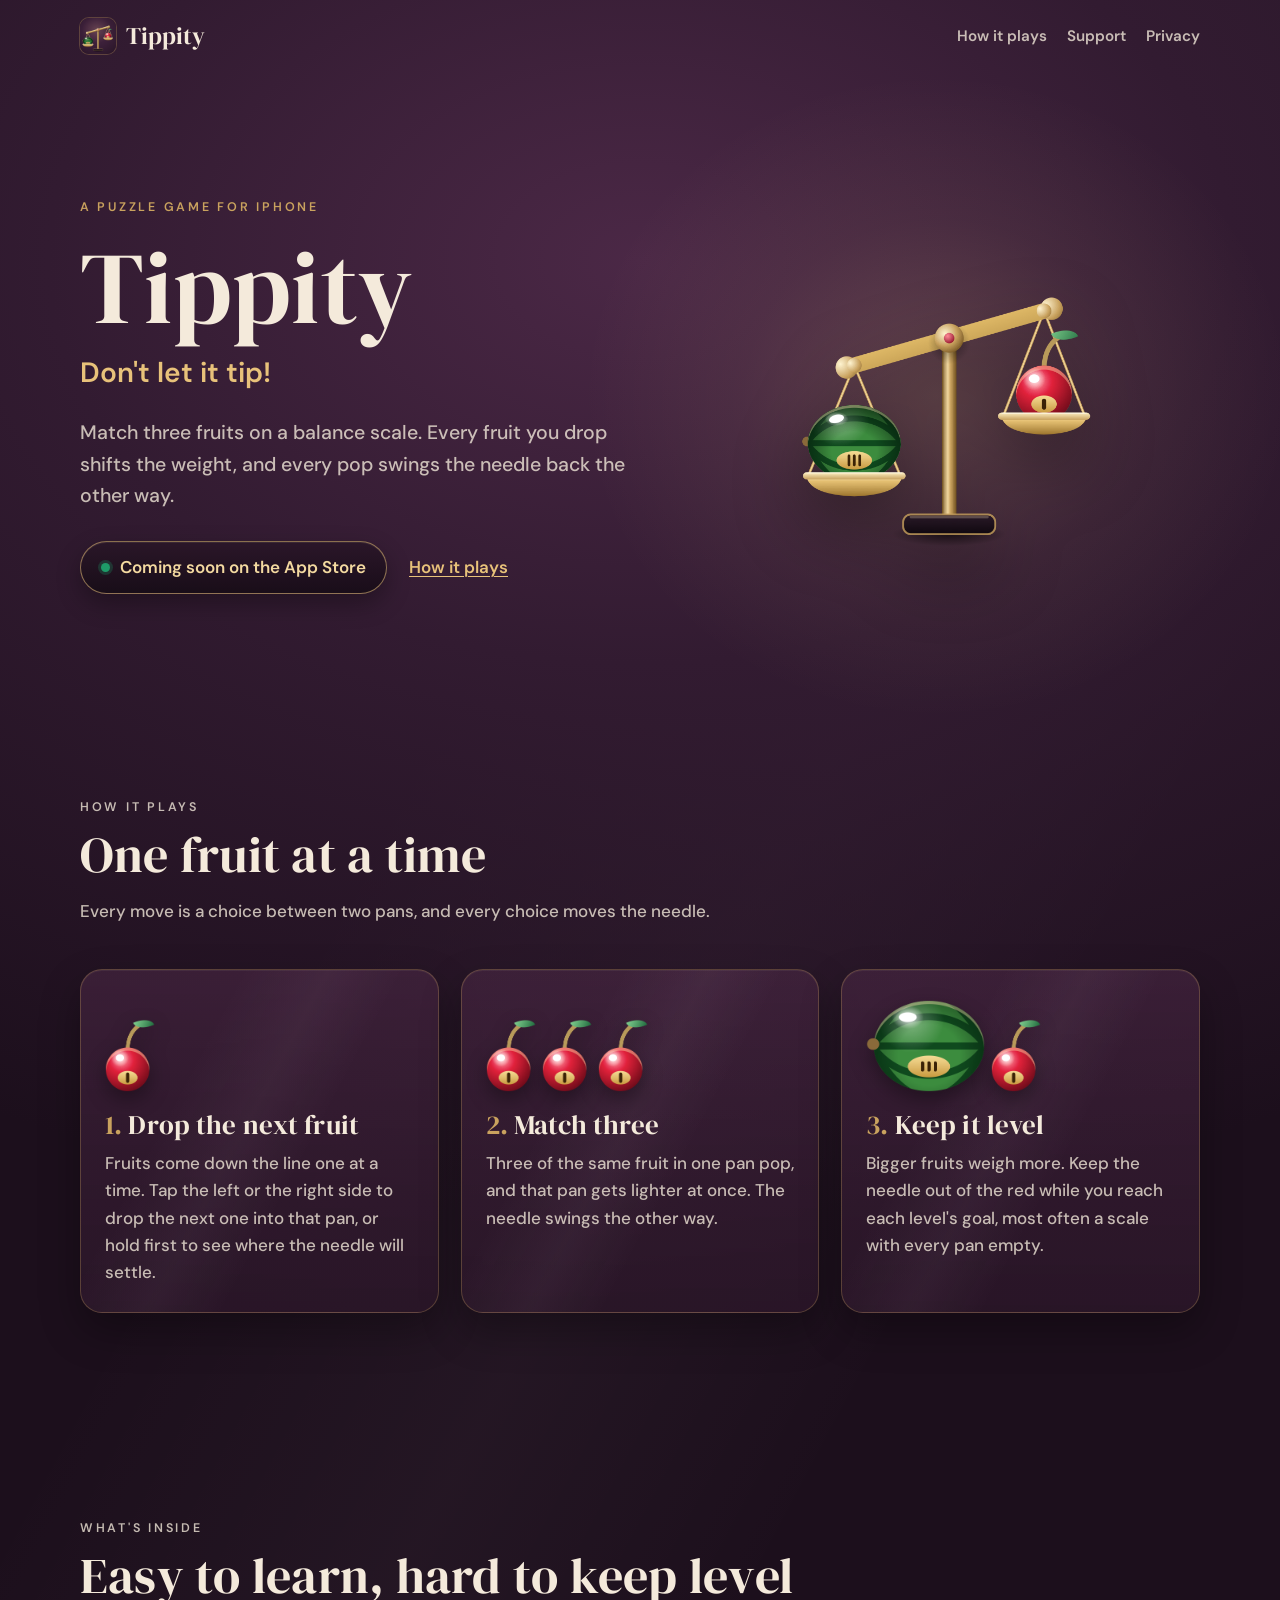
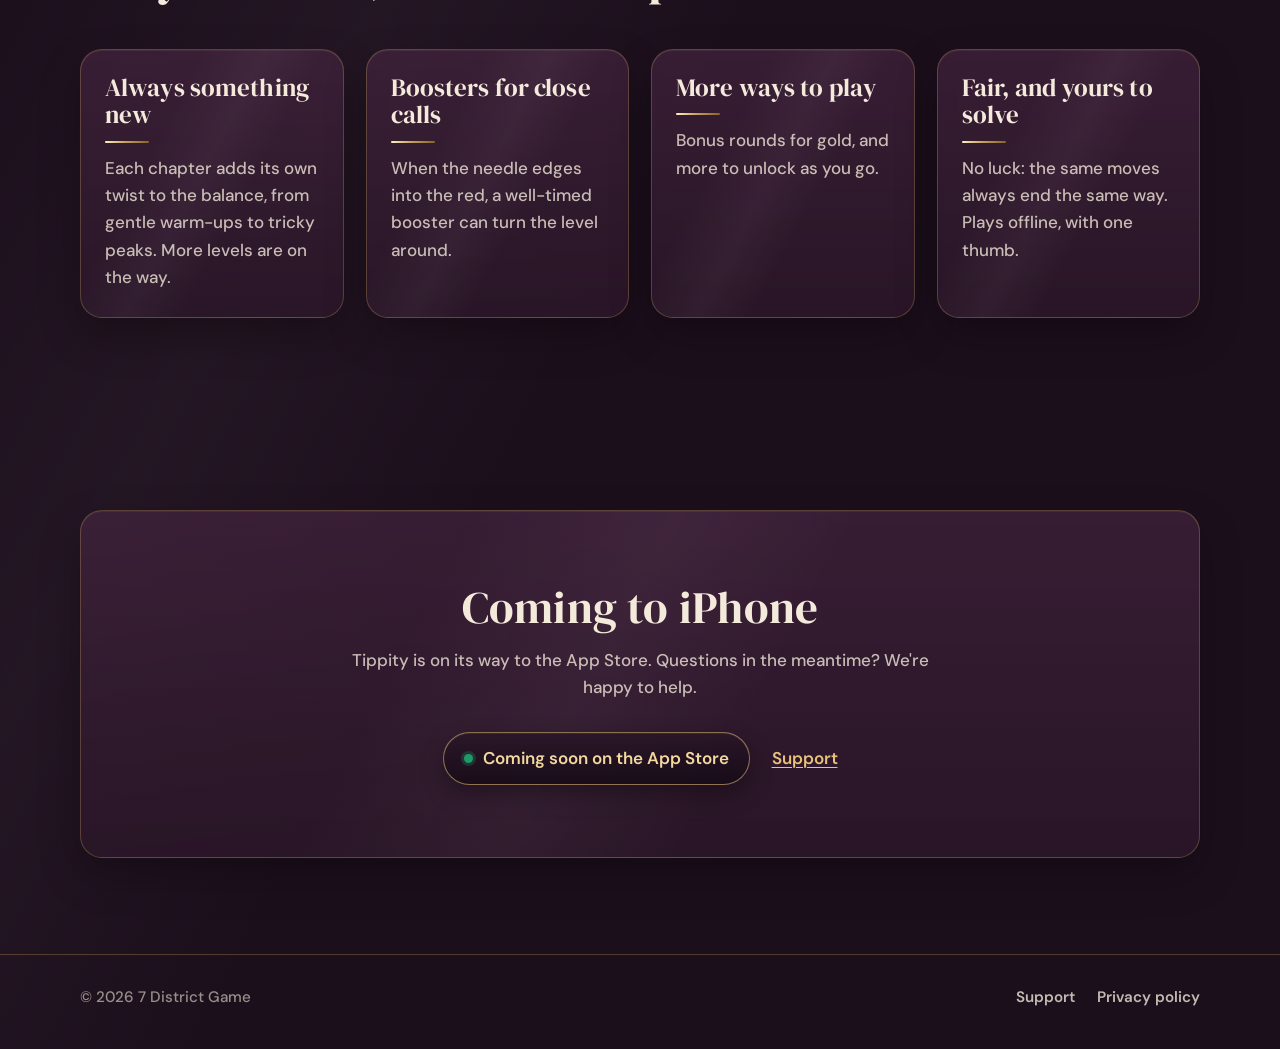
<file: index.html>
<!doctype html>
<html lang="en">
<head>
  <meta charset="utf-8">
  <meta name="viewport" content="width=device-width, initial-scale=1">
  <meta http-equiv="Content-Security-Policy" content="default-src 'none'; style-src 'self'; img-src 'self'; font-src 'self'; base-uri 'none'; form-action 'none'; upgrade-insecure-requests">
  <meta name="referrer" content="no-referrer">
  <meta name="color-scheme" content="dark">
  <meta name="theme-color" content="#1C0F1C">
  <title>Tippity · Don't let it tip!</title>
  <meta name="description" content="Tippity is a puzzle game for iPhone: match three fruits on a balance scale and keep the needle out of the red. Coming soon on the App Store.">
  <link rel="icon" type="image/png" sizes="32x32" href="assets/img/favicon-32.png">
  <link rel="icon" type="image/png" sizes="192x192" href="assets/img/icon-192.png">
  <link rel="apple-touch-icon" href="assets/img/apple-touch-icon.png">
  <link rel="stylesheet" href="assets/site.css">
  <link rel="canonical" href="https://czagnos.github.io/tippity-site/">
  <meta property="og:type" content="website">
  <meta property="og:site_name" content="Tippity">
  <meta property="og:title" content="Tippity · Don't let it tip!">
  <meta property="og:description" content="A puzzle game for iPhone: match three fruits on a balance scale and keep the needle out of the red.">
  <meta property="og:url" content="https://czagnos.github.io/tippity-site/">
  <meta property="og:image" content="https://czagnos.github.io/tippity-site/assets/img/icon-512.png">
  <meta property="og:image:width" content="512">
  <meta property="og:image:height" content="512">
  <meta property="og:image:alt" content="Tippity's icon: a brass scale with a watermelon and a cherry">
  <meta name="twitter:card" content="summary">
</head>
<body>
  <a class="skip" href="#main">Skip to content</a>

  <header class="site-header">
    <div class="wrap">
      <a class="brand" href="./" aria-label="Tippity, home"><img src="assets/img/icon-192.png" width="36" height="36" alt="">Tippity</a>
      <nav class="site-nav" aria-label="Site">
        <ul>
          <li class="wide"><a href="#how">How it plays</a></li>
          <li><a href="support/">Support</a></li>
          <li><a href="privacy/">Privacy</a></li>
        </ul>
      </nav>
    </div>
  </header>

  <main id="main">
    <section class="hero" aria-labelledby="title">
      <div class="wrap">
        <div class="hero-text">
          <p class="kicker">A puzzle game for iPhone</p>
          <h1 id="title">Tippity</h1>
          <p class="tagline">Don't let it tip!</p>
          <p class="lead">Match three fruits on a balance scale. Every fruit you drop shifts the weight, and every pop swings the needle back the other way.</p>
          <div class="cta-row">
            <p class="soon">Coming soon on the App Store</p>
            <a class="text-link" href="#how">How it plays</a>
          </div>
        </div>
        <div class="hero-art">
          <img src="assets/img/scale.png" width="960" height="960" alt="Tippity's brass scale tipping to the left: a watermelon weighs down the left pan while a cherry rides high on the right.">
        </div>
      </div>
    </section>

    <section class="section" id="how" aria-labelledby="how-title">
      <div class="wrap">
        <div class="section-head">
          <p class="kicker">How it plays</p>
          <h2 id="how-title">One fruit at a time</h2>
          <p>Every move is a choice between two pans, and every choice moves the needle.</p>
        </div>
        <ol class="steps">
          <li class="card">
            <div class="step-art" aria-hidden="true">
              <img src="assets/img/fruit-cherry.png" width="50" height="73" alt="">
            </div>
            <h3>Drop the next fruit</h3>
            <p>Fruits come down the line one at a time. Tap the left or the right side to drop the next one into that pan, or hold first to see where the needle will settle.</p>
          </li>
          <li class="card">
            <div class="step-art" aria-hidden="true">
              <img src="assets/img/fruit-cherry.png" width="50" height="73" alt="">
              <img src="assets/img/fruit-cherry.png" width="50" height="73" alt="">
              <img src="assets/img/fruit-cherry.png" width="50" height="73" alt="">
            </div>
            <h3>Match three</h3>
            <p>Three of the same fruit in one pan pop, and that pan gets lighter at once. The needle swings the other way.</p>
          </li>
          <li class="card">
            <div class="step-art" aria-hidden="true">
              <img src="assets/img/fruit-watermelon.png" width="119" height="92" alt="">
              <img src="assets/img/fruit-cherry.png" width="50" height="73" alt="">
            </div>
            <h3>Keep it level</h3>
            <p>Bigger fruits weigh more. Keep the needle out of the red while you reach each level's goal, most often a scale with every pan empty.</p>
          </li>
        </ol>
      </div>
    </section>

    <section class="section" aria-labelledby="inside-title">
      <div class="wrap">
        <div class="section-head">
          <p class="kicker">What's inside</p>
          <h2 id="inside-title">Easy to learn, hard to keep level</h2>
        </div>
        <ul class="features">
          <li class="card">
            <h3>Always something new</h3>
            <p>Each chapter adds its own twist to the balance, from gentle warm-ups to tricky peaks. More levels are on the way.</p>
          </li>
          <li class="card">
            <h3>Boosters for close calls</h3>
            <p>When the needle edges into the red, a well-timed booster can turn the level around.</p>
          </li>
          <li class="card">
            <h3>More ways to play</h3>
            <p>Bonus rounds for gold, and more to unlock as you go.</p>
          </li>
          <li class="card">
            <h3>Fair, and yours to solve</h3>
            <p>No luck: the same moves always end the same way. Plays offline, with one thumb.</p>
          </li>
        </ul>
      </div>
    </section>

    <section class="section" aria-labelledby="soon-title">
      <div class="wrap">
        <div class="card closing">
          <h2 id="soon-title">Coming to iPhone</h2>
          <p>Tippity is on its way to the App Store. Questions in the meantime? We're happy to help.</p>
          <div class="cta-row">
            <p class="soon">Coming soon on the App Store</p>
            <a class="text-link" href="support/">Support</a>
          </div>
        </div>
      </div>
    </section>
  </main>

  <footer class="site-footer">
    <div class="wrap">
      <p>© 2026 7 District Game</p>
      <ul>
        <li><a href="support/">Support</a></li>
        <li><a href="privacy/">Privacy policy</a></li>
      </ul>
    </div>
  </footer>
</body>
</html>
</file>
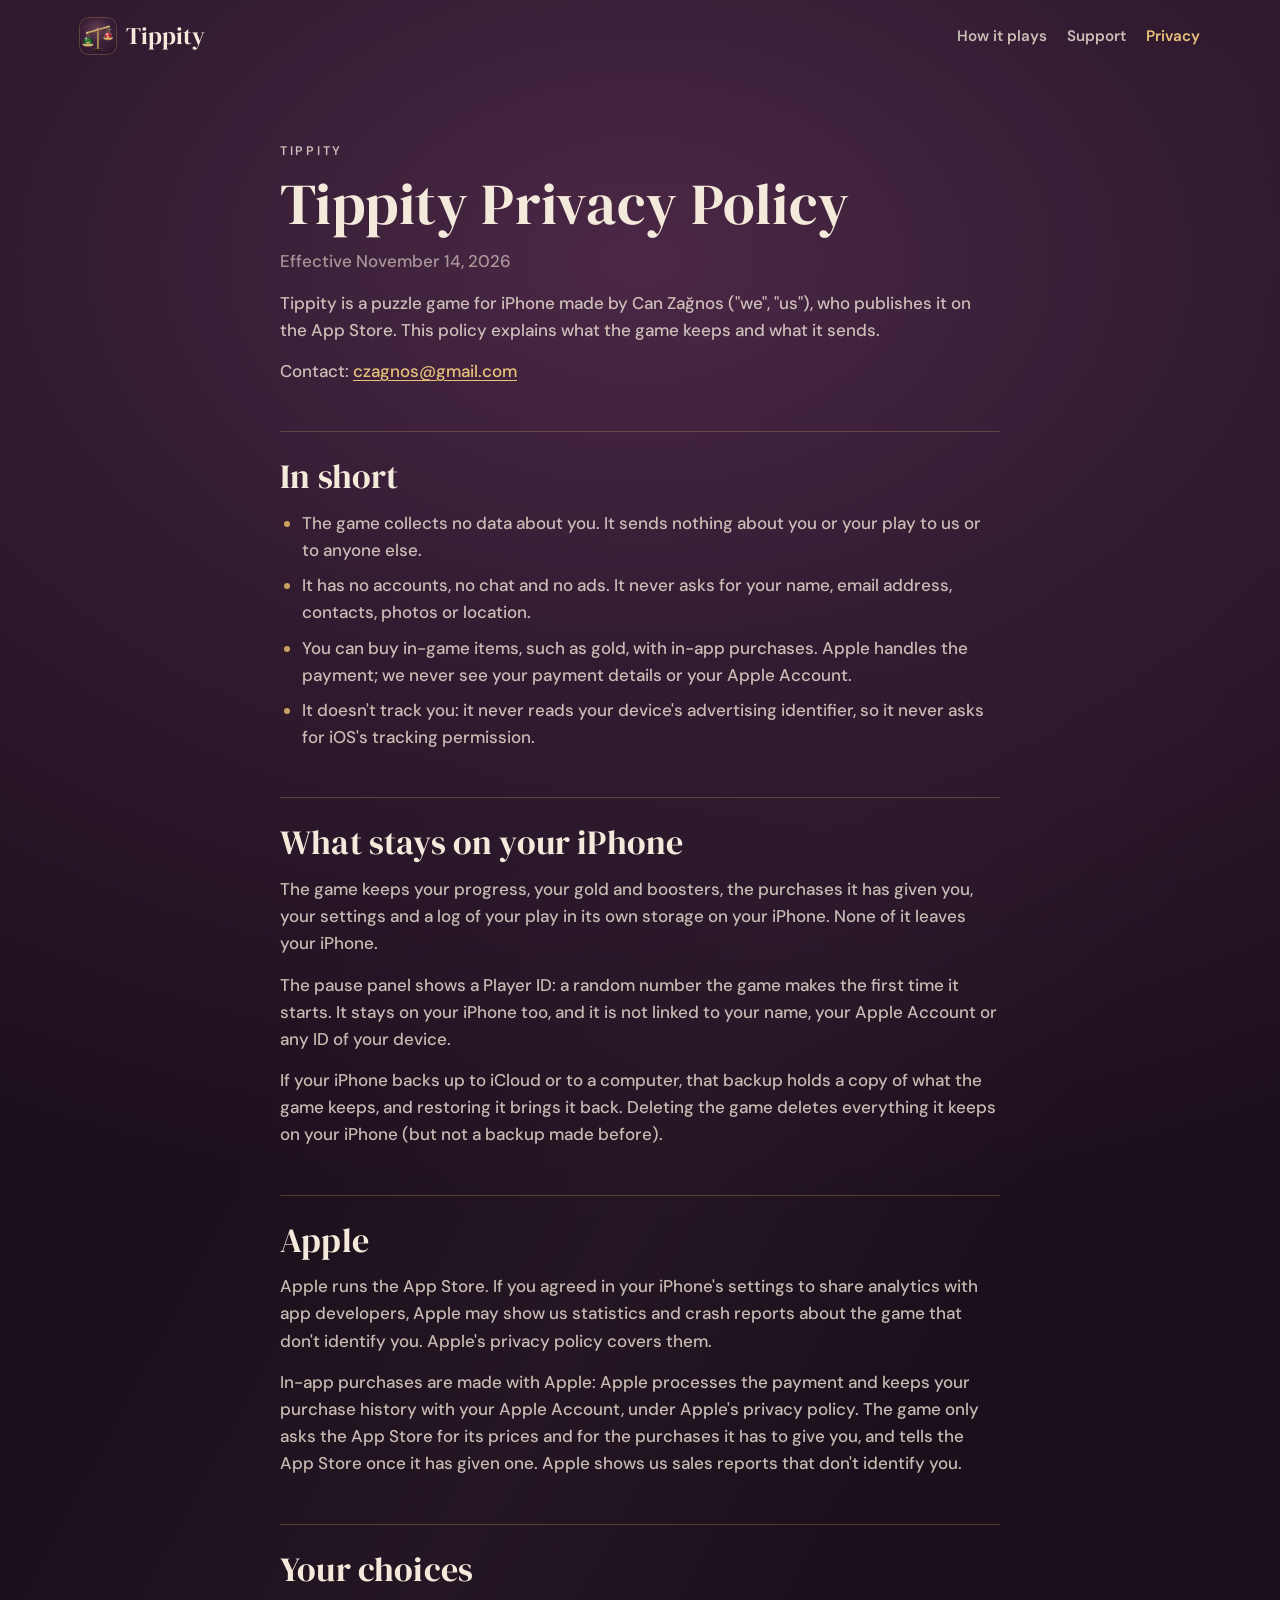
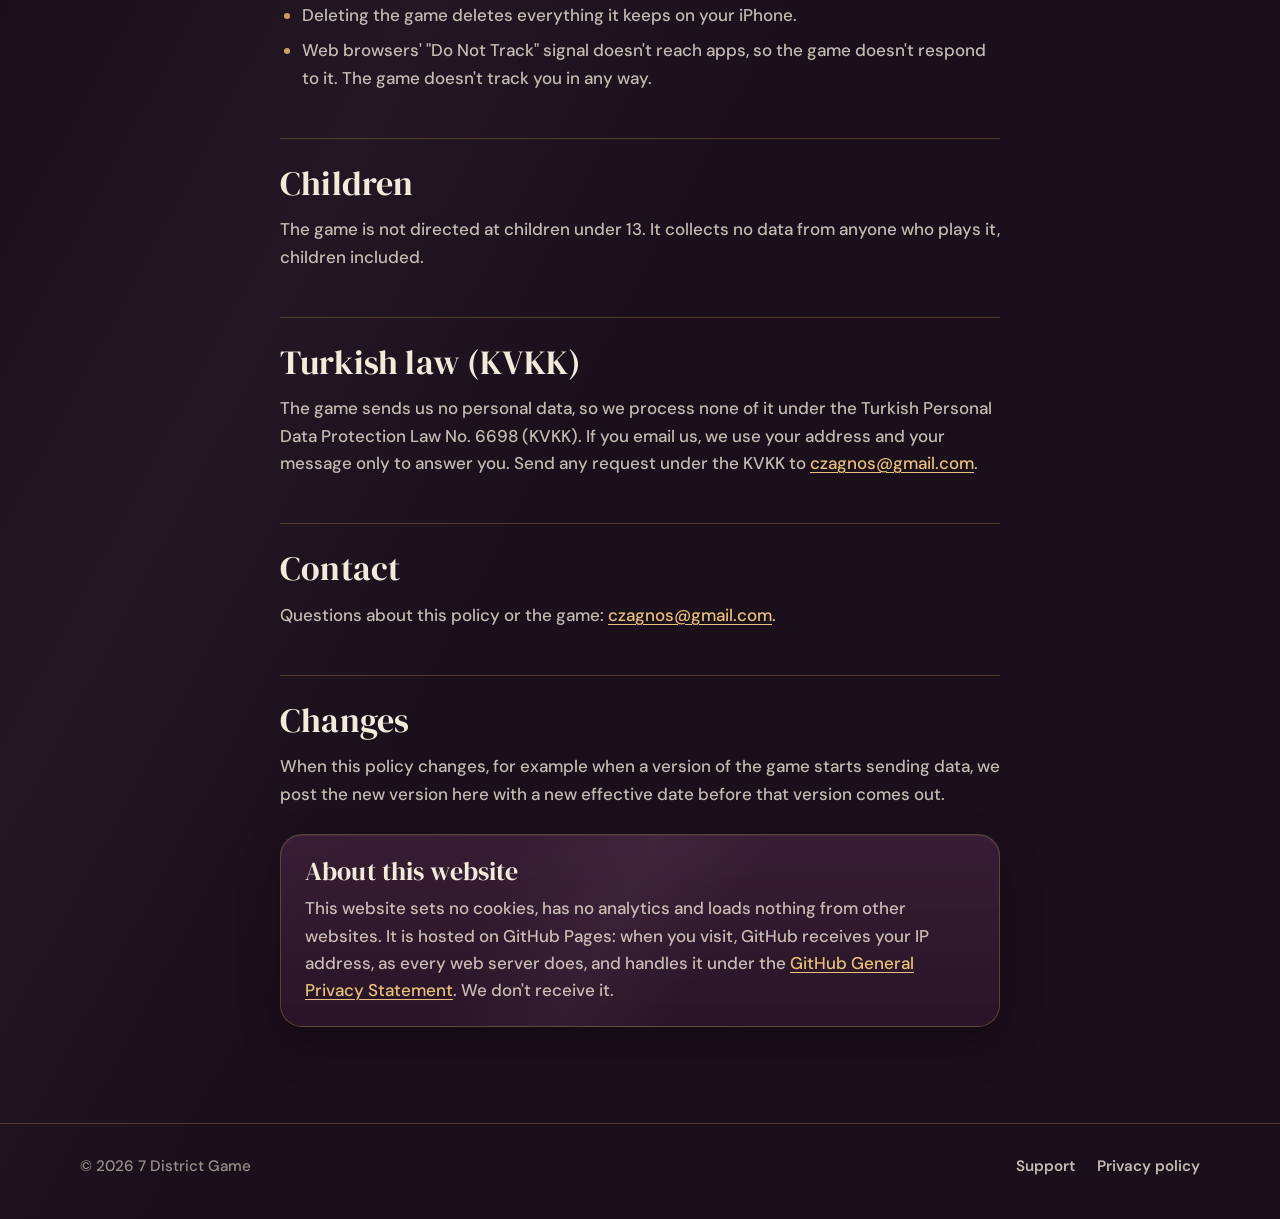
<file: privacy/index.html>
<!doctype html>
<html lang="en">
<head>
  <meta charset="utf-8">
  <meta name="viewport" content="width=device-width, initial-scale=1">
  <meta http-equiv="Content-Security-Policy" content="default-src 'none'; style-src 'self'; img-src 'self'; font-src 'self'; base-uri 'none'; form-action 'none'; upgrade-insecure-requests">
  <meta name="referrer" content="no-referrer">
  <meta name="color-scheme" content="dark">
  <meta name="theme-color" content="#1C0F1C">
  <title>Privacy Policy · Tippity</title>
  <meta name="description" content="What Tippity collects, why, who receives it, how long it is kept and what you can do about it.">
  <link rel="icon" type="image/png" sizes="32x32" href="../assets/img/favicon-32.png">
  <link rel="icon" type="image/png" sizes="192x192" href="../assets/img/icon-192.png">
  <link rel="apple-touch-icon" href="../assets/img/apple-touch-icon.png">
  <link rel="stylesheet" href="../assets/site.css">
  <link rel="canonical" href="https://czagnos.github.io/tippity-site/privacy/">
</head>
<body>
  <a class="skip" href="#main">Skip to content</a>

  <header class="site-header">
    <div class="wrap">
      <a class="brand" href="../" aria-label="Tippity, home"><img src="../assets/img/icon-192.png" width="36" height="36" alt="">Tippity</a>
      <nav class="site-nav" aria-label="Site">
        <ul>
          <li class="wide"><a href="../#how">How it plays</a></li>
          <li><a href="../support/">Support</a></li>
          <li><a href="./" aria-current="page">Privacy</a></li>
        </ul>
      </nav>
    </div>
  </header>

  <main id="main" class="page">
    <div class="wrap">
      <article class="prose">
        <p class="kicker">Tippity</p>
        <h1>Tippity Privacy Policy</h1>
        <p class="meta">Effective November 14, 2026</p>
        <p>Tippity is a puzzle game for iPhone made by Can Zağnos ("we", "us"), who publishes it on the App Store. This policy explains what the game keeps and what it sends.</p>
        <p>Contact: <a href="mailto:czagnos@gmail.com">czagnos@gmail.com</a></p>
        <h2 id="in-short">In short</h2>
        <ul>
          <li>The game collects no data about you. It sends nothing about you or your play to us or to anyone else.</li>
          <li>It has no accounts, no chat and no ads. It never asks for your name, email address, contacts, photos or location.</li>
          <li>You can buy in-game items, such as gold, with in-app purchases. Apple handles the payment; we never see your payment details or your Apple Account.</li>
          <li>It doesn't track you: it never reads your device's advertising identifier, so it never asks for iOS's tracking permission.</li>
        </ul>
        <h2 id="what-stays-on-your-iphone">What stays on your iPhone</h2>
        <p>The game keeps your progress, your gold and boosters, the purchases it has given you, your settings and a log of your play in its own storage on your iPhone. None of it leaves your iPhone.</p>
        <p>The pause panel shows a Player ID: a random number the game makes the first time it starts. It stays on your iPhone too, and it is not linked to your name, your Apple Account or any ID of your device.</p>
        <p>If your iPhone backs up to iCloud or to a computer, that backup holds a copy of what the game keeps, and restoring it brings it back. Deleting the game deletes everything it keeps on your iPhone (but not a backup made before).</p>
        <h2 id="apple">Apple</h2>
        <p>Apple runs the App Store. If you agreed in your iPhone's settings to share analytics with app developers, Apple may show us statistics and crash reports about the game that don't identify you. Apple's privacy policy covers them.</p>
        <p>In-app purchases are made with Apple: Apple processes the payment and keeps your purchase history with your Apple Account, under Apple's privacy policy. The game only asks the App Store for its prices and for the purchases it has to give you, and tells the App Store once it has given one. Apple shows us sales reports that don't identify you.</p>
        <h2 id="your-choices">Your choices</h2>
        <ul>
          <li>Deleting the game deletes everything it keeps on your iPhone.</li>
          <li>Web browsers' "Do Not Track" signal doesn't reach apps, so the game doesn't respond to it. The game doesn't track you in any way.</li>
        </ul>
        <h2 id="children">Children</h2>
        <p>The game is not directed at children under 13. It collects no data from anyone who plays it, children included.</p>
        <h2 id="turkish-law-kvkk">Turkish law (KVKK)</h2>
        <p>The game sends us no personal data, so we process none of it under the Turkish Personal Data Protection Law No. 6698 (KVKK). If you email us, we use your address and your message only to answer you. Send any request under the KVKK to <a href="mailto:czagnos@gmail.com">czagnos@gmail.com</a>.</p>
        <h2 id="contact">Contact</h2>
        <p>Questions about this policy or the game: <a href="mailto:czagnos@gmail.com">czagnos@gmail.com</a>.</p>
        <h2 id="changes">Changes</h2>
        <p>When this policy changes, for example when a version of the game starts sending data, we post the new version here with a new effective date before that version comes out.</p>

        <section class="card box" aria-labelledby="site-title">
          <h2 id="site-title">About this website</h2>
          <p>This website sets no cookies, has no analytics and loads nothing from other websites. It is hosted on
            GitHub Pages: when you visit, GitHub receives your IP address, as every web server does, and handles it
            under the <a href="https://docs.github.com/en/site-policy/privacy-policies/github-general-privacy-statement">GitHub General Privacy Statement</a>.
            We don't receive it.</p>
        </section>
      </article>
    </div>
  </main>

  <footer class="site-footer">
    <div class="wrap">
      <p>© 2026 7 District Game</p>
      <ul>
        <li><a href="../support/">Support</a></li>
        <li><a href="./" aria-current="page">Privacy policy</a></li>
      </ul>
    </div>
  </footer>
</body>
</html>
</file>
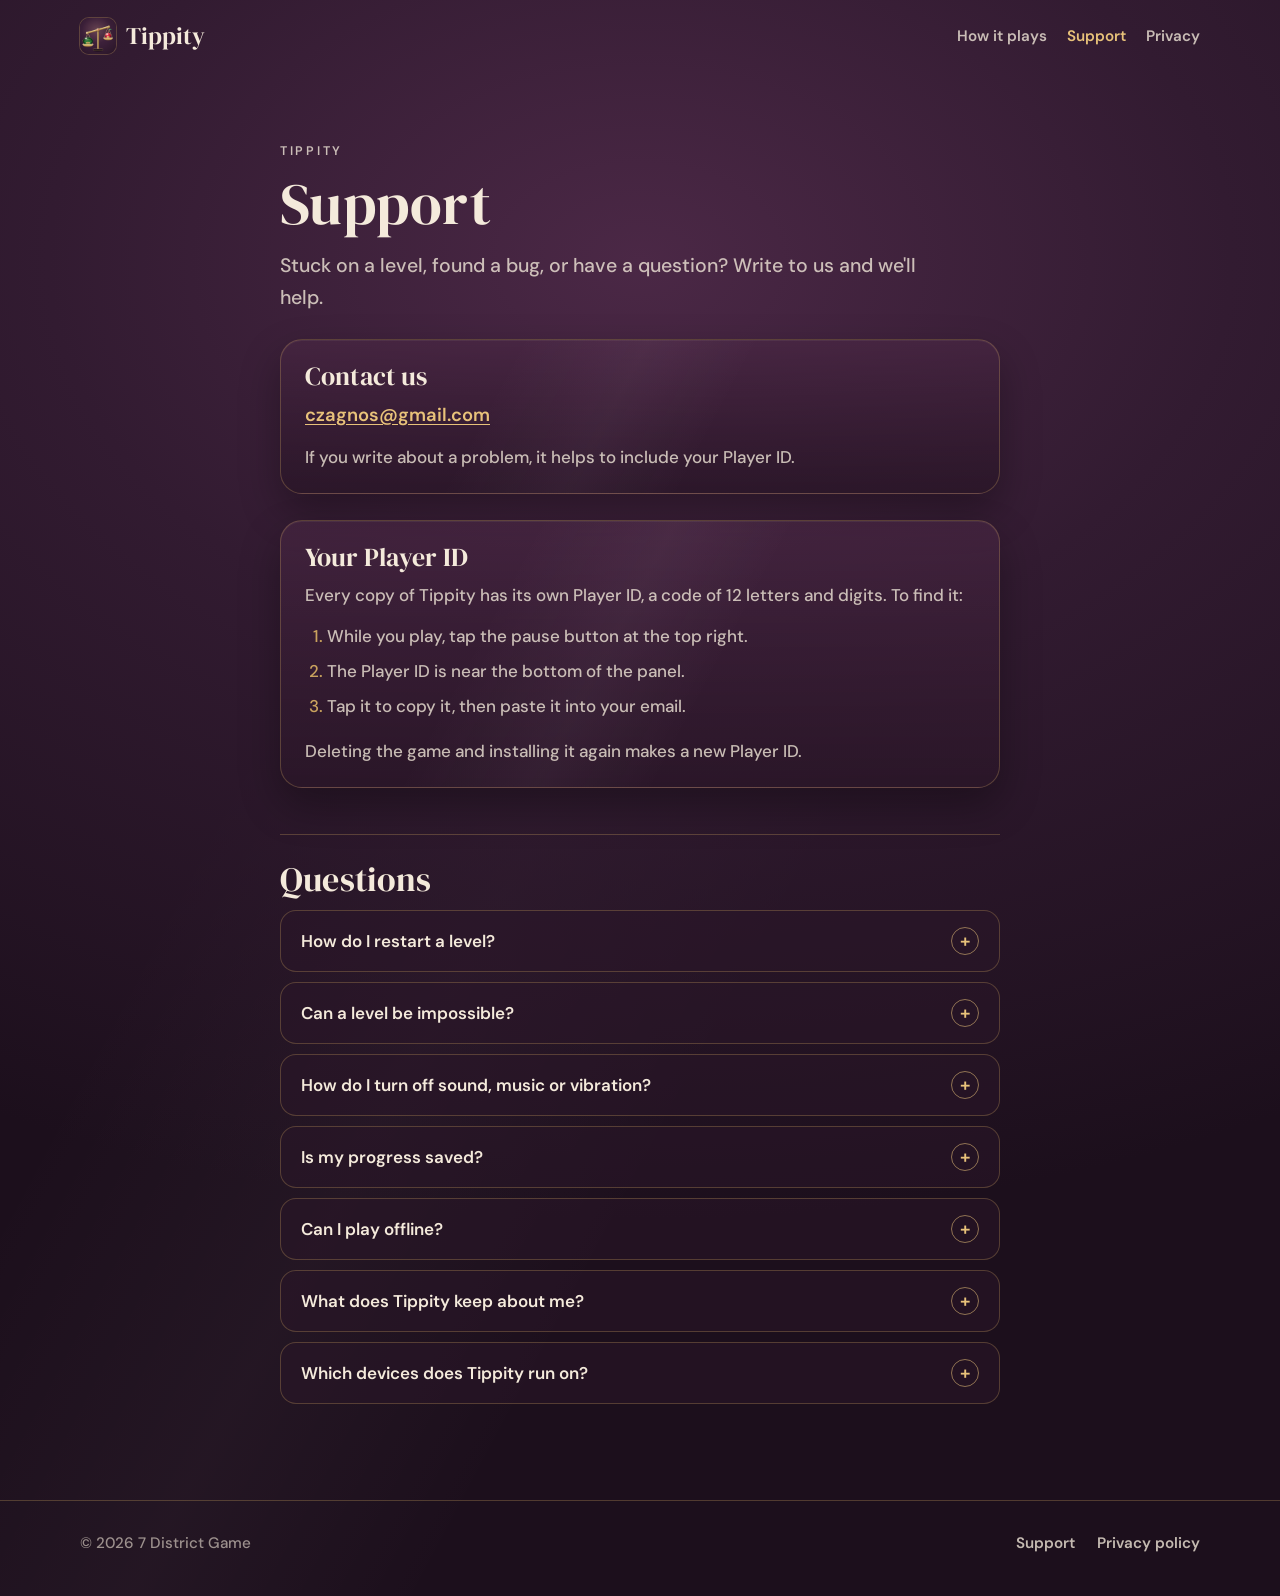
<file: support/index.html>
<!doctype html>
<html lang="en">
<head>
  <meta charset="utf-8">
  <meta name="viewport" content="width=device-width, initial-scale=1">
  <meta http-equiv="Content-Security-Policy" content="default-src 'none'; style-src 'self'; img-src 'self'; font-src 'self'; base-uri 'none'; form-action 'none'; upgrade-insecure-requests">
  <meta name="referrer" content="no-referrer">
  <meta name="color-scheme" content="dark">
  <meta name="theme-color" content="#1C0F1C">
  <title>Support · Tippity</title>
  <meta name="description" content="Help with Tippity: how to reach us, where to find your Player ID and answers to common questions.">
  <link rel="icon" type="image/png" sizes="32x32" href="../assets/img/favicon-32.png">
  <link rel="icon" type="image/png" sizes="192x192" href="../assets/img/icon-192.png">
  <link rel="apple-touch-icon" href="../assets/img/apple-touch-icon.png">
  <link rel="stylesheet" href="../assets/site.css">
  <link rel="canonical" href="https://czagnos.github.io/tippity-site/support/">
</head>
<body>
  <a class="skip" href="#main">Skip to content</a>

  <header class="site-header">
    <div class="wrap">
      <a class="brand" href="../" aria-label="Tippity, home"><img src="../assets/img/icon-192.png" width="36" height="36" alt="">Tippity</a>
      <nav class="site-nav" aria-label="Site">
        <ul>
          <li class="wide"><a href="../#how">How it plays</a></li>
          <li><a href="./" aria-current="page">Support</a></li>
          <li><a href="../privacy/">Privacy</a></li>
        </ul>
      </nav>
    </div>
  </header>

  <main id="main" class="page">
    <div class="wrap">
      <article class="prose">
        <p class="kicker">Tippity</p>
        <h1>Support</h1>
        <p class="lead">Stuck on a level, found a bug, or have a question? Write to us and we'll help.</p>

        <section class="card box" aria-labelledby="contact-title">
          <h2 id="contact-title">Contact us</h2>
          <p><a class="email" href="mailto:czagnos@gmail.com">czagnos@gmail.com</a></p>
          <p>If you write about a problem, it helps to include your Player ID.</p>
        </section>

        <section class="card box" aria-labelledby="id-title">
          <h2 id="id-title">Your Player ID</h2>
          <p>Every copy of Tippity has its own Player ID, a code of 12 letters and digits. To find it:</p>
          <ol>
            <li>While you play, tap the pause button at the top right.</li>
            <li>The Player ID is near the bottom of the panel.</li>
            <li>Tap it to copy it, then paste it into your email.</li>
          </ol>
          <p>Deleting the game and installing it again makes a new Player ID.</p>
        </section>

        <h2>Questions</h2>

        <details>
          <summary>How do I restart a level?</summary>
          <p>Tap the pause button, then Restart. Before your first move, the level starts over at once. After it, Restart asks first: the attempt ends and a new one starts, usually with the fruit in a new order.</p>
        </details>

        <details>
          <summary>Can a level be impossible?</summary>
          <p>No. Every level can be won without a booster, and the same moves always end the same way. A new attempt can bring the fruit in a different order, so a level that went wrong once may go better the next time. If one still seems impossible, write to us with its number.</p>
        </details>

        <details>
          <summary>How do I turn off sound, music or vibration?</summary>
          <p>Tap the pause button: the panel has a switch for sound effects, one for music and one for vibration, and Tippity remembers them. The game also stays quiet while your iPhone is in silent mode.</p>
        </details>

        <details>
          <summary>Is my progress saved?</summary>
          <p>Yes, on your iPhone: your levels, gold, boosters and settings. Deleting Tippity deletes them. If your iPhone backs up to iCloud or to a computer, restoring that backup brings them back.</p>
        </details>

        <details>
          <summary>Can I play offline?</summary>
          <p>Yes. Tippity needs no connection at all, and it sends nothing about you or your play.</p>
        </details>

        <details>
          <summary>What does Tippity keep about me?</summary>
          <p>Nothing leaves your iPhone: Tippity sends no data to us or to anyone else. Your progress, settings and Player ID stay on your iPhone, and deleting the game deletes them. The <a href="../privacy/">privacy policy</a> has the details.</p>
        </details>

        <details>
          <summary>Which devices does Tippity run on?</summary>
          <p>iPhone with iOS 15 or later.</p>
        </details>
      </article>
    </div>
  </main>

  <footer class="site-footer">
    <div class="wrap">
      <p>© 2026 7 District Game</p>
      <ul>
        <li><a href="./" aria-current="page">Support</a></li>
        <li><a href="../privacy/">Privacy policy</a></li>
      </ul>
    </div>
  </footer>
</body>
</html>
</file>
<file: assets/site.css>
/* Tippity's site. The game's Kadife style (velvet plum, brass and lamp light) from the game's design tokens; no
   external requests, no scripts. */

@font-face {
  font-family: "DM Serif Display";
  src: url("fonts/DMSerifDisplay-Regular.ttf") format("truetype");
  font-weight: 400;
  font-style: normal;
  font-display: swap;
}

@font-face {
  font-family: "DM Sans";
  src: url("fonts/DMSans-Medium.ttf") format("truetype");
  font-weight: 500;
  font-style: normal;
  font-display: swap;
}

@font-face {
  font-family: "DM Sans";
  src: url("fonts/DMSans-SemiBold.ttf") format("truetype");
  font-weight: 600;
  font-style: normal;
  font-display: swap;
}

:root {
  color-scheme: dark;

  --bg-center: #4b2846;
  --bg-mid: #321b31;
  --bg-edge: #1c0f1c;
  --velvet: #2a1628;
  --night: #170c17;
  --inlay: #120912;
  --counter-top: #170b16;
  --counter-bottom: #0e070e;
  --counter-edge: #674f36;
  --lamp: #e8c27a;
  --gold: #c9a25e;
  --gold-light: #f3d9a0;
  --gold-pale: #fff1c4;
  --gold-dark: #8a6424;
  --bone: #f4eadb;
  --bone-soft: rgba(244, 234, 219, 0.78);
  --bone-faint: rgba(244, 234, 219, 0.58);
  --line: rgba(201, 162, 94, 0.3);
  --line-strong: rgba(232, 194, 122, 0.55);
  --safe: #1e9a68;
  --warn: #e0a534;
  --danger: #c8203a;

  --serif: "DM Serif Display", Georgia, "Times New Roman", serif;
  --sans: "DM Sans", -apple-system, BlinkMacSystemFont, "Segoe UI", Roboto, Helvetica, Arial, sans-serif;

  --page: 1120px;
  --text: 720px;
  --gutter: clamp(16px, 5vw, 40px);
  --radius: 22px;
}

*,
*::before,
*::after {
  box-sizing: border-box;
}

html {
  -webkit-text-size-adjust: 100%;
  text-size-adjust: 100%;
  background: var(--bg-edge);
}

body {
  margin: 0;
  min-height: 100vh;
  background-color: var(--bg-edge);
  background-image:
    radial-gradient(ellipse 110% 960px at 50% 260px, var(--bg-center) 0%, var(--bg-mid) 42%, rgba(28, 15, 28, 0) 100%),
    linear-gradient(118deg, rgba(255, 220, 240, 0) 30%, rgba(255, 220, 240, 0.035) 46%, rgba(255, 220, 240, 0) 60%);
  background-repeat: no-repeat;
  color: var(--bone);
  font-family: var(--sans);
  font-weight: 500;
  font-size: 1.0625rem;
  line-height: 1.6;
  -webkit-font-smoothing: antialiased;
  -moz-osx-font-smoothing: grayscale;
}

img {
  display: block;
  max-width: 100%;
  height: auto;
}

a {
  color: var(--lamp);
  text-decoration-thickness: 1px;
  text-underline-offset: 0.18em;
}

a:hover {
  color: var(--gold-pale);
}

:focus-visible {
  outline: 2px solid var(--lamp);
  outline-offset: 3px;
  border-radius: 6px;
}

h1,
h2,
h3 {
  font-family: var(--serif);
  font-weight: 400;
  line-height: 1.12;
  letter-spacing: 0.005em;
  margin: 0;
}

p {
  margin: 0;
}

strong {
  font-weight: 600;
}

.skip {
  position: absolute;
  left: 12px;
  top: -60px;
  z-index: 10;
  padding: 10px 16px;
  border-radius: 999px;
  background: var(--night);
  color: var(--bone);
  border: 1px solid var(--line-strong);
}

.skip:focus {
  top: 12px;
}

.wrap {
  width: 100%;
  max-width: calc(var(--page) + 2 * var(--gutter));
  margin: 0 auto;
  padding: 0 var(--gutter);
}

.kicker {
  font-family: var(--sans);
  font-weight: 600;
  font-size: 0.78rem;
  letter-spacing: 0.22em;
  text-transform: uppercase;
  color: var(--gold);
}

/* Header */

.site-header {
  padding: 18px 0;
}

.site-header .wrap {
  display: flex;
  align-items: center;
  justify-content: space-between;
  gap: 16px;
}

.brand {
  display: inline-flex;
  align-items: center;
  gap: 10px;
  color: var(--bone);
  text-decoration: none;
  font-family: var(--serif);
  font-size: 1.5rem;
  line-height: 1;
}

.brand img {
  width: 36px;
  height: 36px;
  border-radius: 9px;
  box-shadow: 0 0 0 1px var(--line);
}

.brand:hover {
  color: var(--gold-pale);
}

.site-nav ul {
  display: flex;
  flex-wrap: wrap;
  gap: 4px 20px;
  list-style: none;
  margin: 0;
  padding: 0;
}

.site-nav a {
  color: var(--bone-soft);
  text-decoration: none;
  font-weight: 600;
  font-size: 0.95rem;
}

.site-nav a:hover,
.site-nav a[aria-current="page"] {
  color: var(--lamp);
}

@media (max-width: 520px) {
  .site-nav .wide {
    display: none;
  }

  .site-nav ul {
    gap: 4px 16px;
  }
}

/* Hero */

.hero {
  padding: clamp(16px, 5vw, 64px) 0 clamp(8px, 3vw, 32px);
}

.hero .wrap {
  display: grid;
  gap: clamp(8px, 3vw, 40px);
  align-items: center;
}

.hero-art {
  position: relative;
  justify-self: center;
  width: min(100%, 520px);
}

.hero-art::before {
  content: "";
  position: absolute;
  inset: -12% -18%;
  background: radial-gradient(closest-side, rgba(255, 214, 150, 0.2), rgba(255, 214, 150, 0.06) 55%, rgba(255, 214, 150, 0));
  pointer-events: none;
}

.hero-art img {
  position: relative;
  width: 100%;
  filter: drop-shadow(0 28px 36px rgba(0, 0, 0, 0.45));
}

.hero h1 {
  font-size: clamp(3.6rem, 13vw, 6.4rem);
  margin-top: 12px;
}

.tagline {
  margin-top: 6px;
  font-weight: 600;
  font-size: clamp(1.3rem, 3.6vw, 1.75rem);
  color: var(--lamp);
}

.lead {
  margin-top: 22px;
  max-width: 34em;
  font-size: clamp(1.06rem, 2.4vw, 1.22rem);
  color: var(--bone-soft);
}

.cta-row {
  display: flex;
  flex-wrap: wrap;
  align-items: center;
  gap: 14px 22px;
  margin-top: 30px;
}

.soon {
  display: inline-flex;
  align-items: center;
  gap: 10px;
  padding: 12px 20px;
  white-space: nowrap;
  font-size: clamp(0.94rem, 3.9vw, 1.0625rem);
  border-radius: 999px;
  border: 1px solid var(--line-strong);
  background: linear-gradient(180deg, rgba(42, 22, 40, 0.92), rgba(23, 12, 23, 0.92));
  box-shadow: inset 0 1px 0 rgba(255, 241, 196, 0.08), 0 10px 24px rgba(0, 0, 0, 0.3);
  color: var(--gold-light);
  font-weight: 600;
}

.soon::before {
  content: "";
  width: 9px;
  height: 9px;
  border-radius: 50%;
  background: var(--safe);
  box-shadow: 0 0 0 3px rgba(30, 154, 104, 0.25);
}

.text-link {
  font-weight: 600;
}

@media (min-width: 860px) {
  .hero .wrap {
    grid-template-columns: 1.05fr 1fr;
  }

  .hero-art {
    order: 2;
  }
}

/* Sections */

.section {
  padding: clamp(44px, 8vw, 96px) 0;
}

.section-head {
  max-width: 54rem;
  margin-bottom: clamp(24px, 4vw, 44px);
}

.section-head h2 {
  margin-top: 10px;
  font-size: clamp(2.1rem, 6vw, 3.1rem);
}

.section-head p {
  margin-top: 14px;
  max-width: 40em;
  color: var(--bone-soft);
}

.card {
  border-radius: var(--radius);
  border: 1px solid var(--line);
  background:
    linear-gradient(118deg, rgba(255, 220, 240, 0) 30%, rgba(255, 220, 240, 0.045) 46%, rgba(255, 220, 240, 0) 60%),
    linear-gradient(180deg, rgba(74, 39, 68, 0.6), rgba(42, 22, 40, 0.9));
  box-shadow: inset 0 1px 0 rgba(255, 241, 196, 0.06), 0 18px 40px rgba(0, 0, 0, 0.3);
}

/* How it plays */

.steps {
  display: grid;
  gap: 18px;
  list-style: none;
  margin: 0;
  padding: 0;
  counter-reset: step;
}

.steps li {
  position: relative;
  padding: 26px 24px 26px;
  counter-increment: step;
}

.step-art {
  display: flex;
  align-items: flex-end;
  gap: 6px;
  min-height: 96px;
  margin-bottom: 18px;
}

.step-art img {
  filter: drop-shadow(0 8px 10px rgba(0, 0, 0, 0.35));
}

.steps h3 {
  font-size: 1.7rem;
}

.steps h3::before {
  content: counter(step) ". ";
  color: var(--gold);
}

.steps p {
  margin-top: 10px;
  color: var(--bone-soft);
}

@media (min-width: 860px) {
  .steps {
    grid-template-columns: repeat(3, 1fr);
    gap: 22px;
  }
}

/* What's inside */

.features {
  display: grid;
  gap: 18px;
  list-style: none;
  margin: 0;
  padding: 0;
}

.features li {
  padding: 24px 24px 26px;
}

.features h3 {
  font-size: 1.55rem;
}

.features h3::after {
  content: "";
  display: block;
  width: 44px;
  height: 2px;
  margin-top: 12px;
  border-radius: 2px;
  background: linear-gradient(90deg, var(--gold-pale), var(--gold) 45%, var(--gold-dark));
}

.features p {
  margin-top: 12px;
  color: var(--bone-soft);
}

@media (min-width: 640px) {
  .features {
    grid-template-columns: repeat(2, 1fr);
  }
}

@media (min-width: 1000px) {
  .features {
    grid-template-columns: repeat(4, 1fr);
    gap: 22px;
  }
}

/* Closing band */

.closing {
  text-align: center;
  padding: clamp(36px, 7vw, 72px) clamp(14px, 4vw, 24px);
}

.closing h2 {
  font-size: clamp(2rem, 5.5vw, 2.8rem);
}

.closing h2 + p {
  margin: 14px auto 0;
  max-width: 34em;
  color: var(--bone-soft);
}

.closing .cta-row {
  justify-content: center;
}

/* Text pages: privacy and support */

.page {
  padding: clamp(24px, 5vw, 56px) 0 clamp(48px, 8vw, 96px);
}

.prose {
  max-width: var(--text);
  margin: 0 auto;
}

.prose h1 {
  font-size: clamp(2.6rem, 8vw, 3.6rem);
  margin-top: 10px;
}

.prose .meta {
  margin-top: 12px;
  color: var(--bone-faint);
}

.prose h2 {
  font-size: clamp(1.7rem, 4.5vw, 2.1rem);
  margin-top: 46px;
  padding-top: 26px;
  border-top: 1px solid var(--line);
}

.prose h3 {
  font-size: 1.4rem;
  margin-top: 30px;
}

.prose p,
.prose ul,
.prose ol {
  margin-top: 14px;
  color: var(--bone-soft);
}

.prose ul,
.prose ol {
  padding-left: 1.3em;
}

.prose li + li {
  margin-top: 8px;
}

.prose li::marker {
  color: var(--gold);
}

.prose strong {
  color: var(--bone);
}

.prose .box {
  margin-top: 26px;
  padding: 22px 24px;
}

.prose .box h2 {
  margin-top: 0;
  padding-top: 0;
  border-top: 0;
  font-size: 1.6rem;
}

.prose .box p:first-of-type {
  margin-top: 10px;
}

.email {
  font-weight: 600;
  font-size: 1.15rem;
}

.todo {
  padding: 0 4px;
  border-radius: 4px;
  background: rgba(224, 165, 52, 0.22);
  color: var(--gold-pale);
  outline: 1px dashed rgba(224, 165, 52, 0.7);
}

details {
  margin-top: 12px;
  border-radius: 16px;
  border: 1px solid var(--line);
  background: rgba(42, 22, 40, 0.55);
}

details + details {
  margin-top: 10px;
}

summary {
  display: flex;
  align-items: center;
  justify-content: space-between;
  gap: 16px;
  cursor: pointer;
  padding: 16px 20px;
  font-weight: 600;
  color: var(--bone);
  list-style: none;
}

summary::-webkit-details-marker {
  display: none;
}

summary::after {
  content: "+";
  flex: none;
  width: 28px;
  height: 28px;
  border-radius: 50%;
  border: 1px solid var(--line-strong);
  color: var(--lamp);
  font-size: 1.15rem;
  line-height: 26px;
  text-align: center;
}

details[open] summary::after {
  content: "\2212";
}

details[open] summary {
  border-bottom: 1px solid var(--line);
}

details > p,
details > ol,
details > ul {
  margin: 0;
  padding: 14px 20px 18px;
}

details > ol,
details > ul {
  padding-left: 2.6em;
}

/* Footer */

.site-footer {
  border-top: 1px solid var(--line);
  padding: 30px 0 40px;
  color: var(--bone-faint);
  font-size: 0.95rem;
}

.site-footer .wrap {
  display: flex;
  flex-wrap: wrap;
  align-items: center;
  justify-content: space-between;
  gap: 14px 24px;
}

.site-footer ul {
  display: flex;
  flex-wrap: wrap;
  gap: 6px 22px;
  list-style: none;
  margin: 0;
  padding: 0;
}

.site-footer a {
  color: var(--bone-soft);
  font-weight: 600;
  text-decoration: none;
}

.site-footer a:hover {
  color: var(--lamp);
}

/* Not found */

.lost {
  text-align: center;
  padding: clamp(40px, 10vw, 120px) 0;
}

.lost img {
  width: min(70%, 320px);
  margin: 0 auto;
  transform: rotate(-9deg);
  filter: drop-shadow(0 22px 28px rgba(0, 0, 0, 0.45));
}

.lost h1 {
  margin-top: 26px;
  font-size: clamp(2.4rem, 8vw, 3.4rem);
}

.lost p {
  margin-top: 12px;
  color: var(--bone-soft);
}

@media (prefers-reduced-motion: no-preference) {
  a,
  .site-nav a,
  .site-footer a {
    transition: color 0.16s ease;
  }
}
</file>
